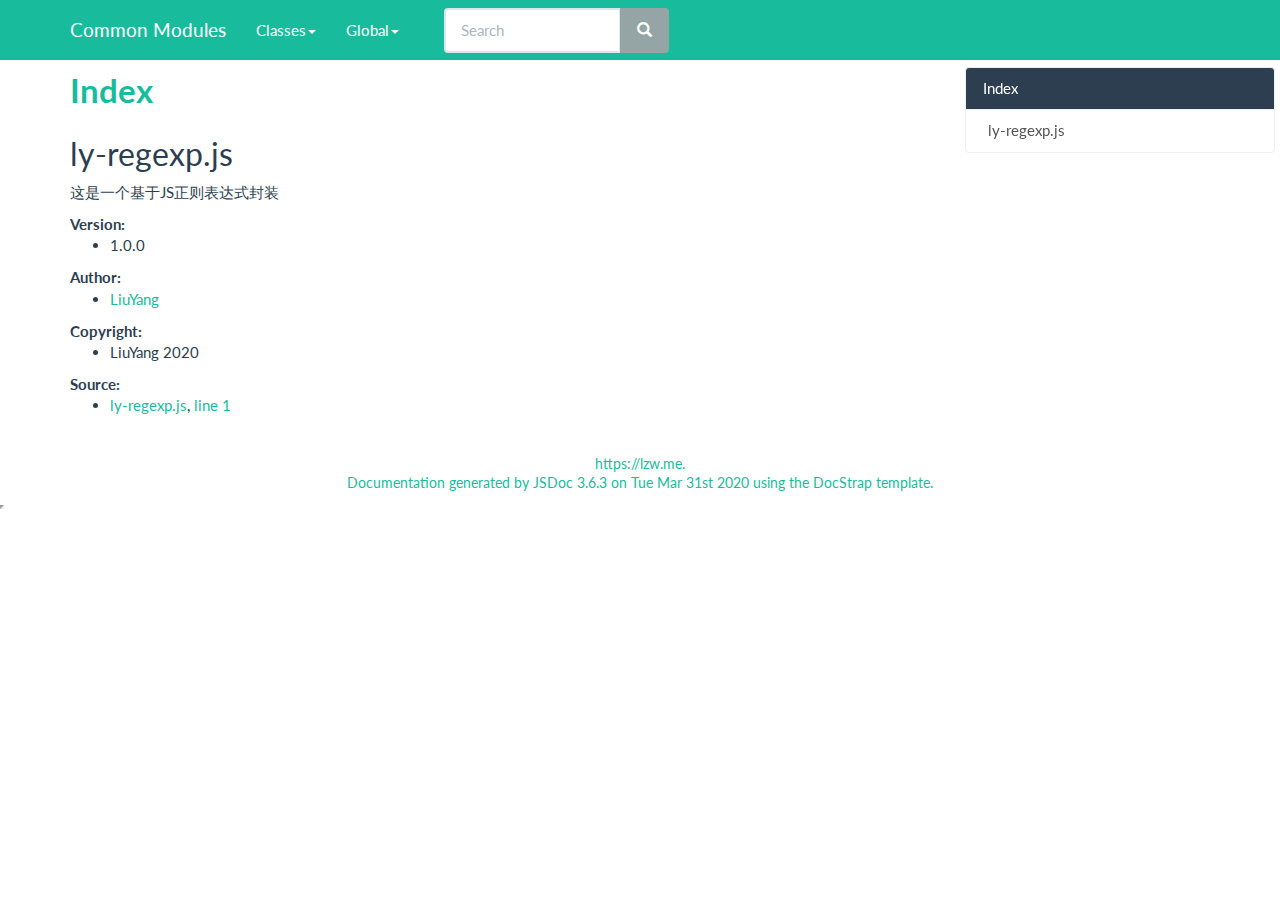
<file: ly-tool/docs/index.html>
<!DOCTYPE html>

<html lang="en">
<head>
	<meta charset="utf-8">
	<meta name="viewport" content="width=device-width">
	<title>Common Modules Index</title>

	<!--[if lt IE 9]>
	<script src="//html5shiv.googlecode.com/svn/trunk/html5.js"></script>
	<![endif]-->
	<link type="text/css" rel="stylesheet" href="styles/sunlight.default.css">

	<link type="text/css" rel="stylesheet" href="styles/site.flatly.css">

</head>

<body>

<div class="navbar navbar-default navbar-fixed-top navbar-inverse">
<div class="container">
	<div class="navbar-header">
		<a class="navbar-brand" href="index.html">Common Modules</a>
		<button class="navbar-toggle" type="button" data-toggle="collapse" data-target="#topNavigation">
			<span class="icon-bar"></span>
			<span class="icon-bar"></span>
			<span class="icon-bar"></span>
        </button>
	</div>
	<div class="navbar-collapse collapse" id="topNavigation">
		<ul class="nav navbar-nav">
			
			<li class="dropdown">
				<a href="classes.list.html" class="dropdown-toggle" data-toggle="dropdown">Classes<b class="caret"></b></a>
				<ul class="dropdown-menu ">
					<li><a href="Reg.html">Reg</a></li>
				</ul>
			</li>
			
			<li class="dropdown">
				<a href="global.html" class="dropdown-toggle" data-toggle="dropdown">Global<b class="caret"></b></a>
				<ul class="dropdown-menu ">
					<li><a href="global.html#regexpList">regexpList</a></li>
				</ul>
			</li>
			
		</ul>
        
            <div class="col-sm-3 col-md-3">
                <form class="navbar-form" role="search">
                    <div class="input-group">
                        <input type="text" class="form-control" placeholder="Search" name="q" id="search-input">
                        <div class="input-group-btn">
                            <button class="btn btn-default" id="search-submit"><i class="glyphicon glyphicon-search"></i></button>
                        </div>
                    </div>
                </form>
            </div>
        
	</div>

</div>
</div>


<div class="container" id="toc-content">
<div class="row">

	
	<div class="col-md-8">
	
		<div id="main">
			

	
	











	
	











	<h1 class="page-title">Index</h1>
<section>

<header>
    
        <h2>
        ly-regexp.js
        </h2>
        
    
</header>


<article>
    <div class="container-overview">
    
        
            <div class="description"><p>这是一个基于JS正则表达式封装</p></div>
        

        
<dl class="details">
    

	
	<dt class="tag-version method-doc-label method-doc-details-label">Version:</dt>
	<dd class="tag-version">
		<ul class="dummy">
			<li>1.0.0</li>
		</ul>
	</dd>
	

	

	

    

    

    

    

	

	
	<dt class="tag-author method-doc-label method-doc-details-label">Author:</dt>
	<dd class="tag-author">
		<ul>
			<li><a href="mailto:984584014@qq.com">LiuYang</a></li>
			</ul>
	</dd>
	

	
	<dt class="tag-copyright method-doc-label method-doc-details-label">Copyright:</dt>
	<dd class="tag-copyright">
		<ul class="dummy">
			<li>LiuYang 2020</li>
		</ul>
	</dd>
	

	

	



	
	<dt class="tag-source method-doc-label method-doc-details-label">Source:</dt>
	<dd class="tag-source">
		<ul class="dummy">
			<li>
				<a href="ly-regexp.js.html">ly-regexp.js</a>,
				 <a href="ly-regexp.js.html#sunlight-1-line-1">line 1</a>
			</li>
		</ul>
	</dd>
	

	

	

	
</dl>


        
    
    </div>

    

    

    

    

    

    

    

    

    
</article>

</section>




		</div>
	</div>

	<div class="clearfix"></div>

	
		<div class="col-md-3">
			<div id="toc" class="col-md-3 hidden-xs hidden-sm hidden-md"></div>
		</div>
	

</div>
</div>


    <div class="modal fade" id="searchResults">
      <div class="modal-dialog">
        <div class="modal-content">
          <div class="modal-header">
            <button type="button" class="close" data-dismiss="modal" aria-label="Close"><span aria-hidden="true">&times;</span></button>
            <h4 class="modal-title">Search results</h4>
          </div>
          <div class="modal-body"></div>
          <div class="modal-footer">
            <button type="button" class="btn btn-default" data-dismiss="modal">Close</button>
          </div>
        </div><!-- /.modal-content -->
      </div><!-- /.modal-dialog -->
    </div>


<footer>


	<span class="copyright">
	https://lzw.me.
	</span>

<span class="jsdoc-message">
	Documentation generated by <a href="https://github.com/jsdoc3/jsdoc">JSDoc 3.6.3</a>
	
		on Tue Mar 31st 2020
	
	using the <a href="https://github.com/docstrap/docstrap">DocStrap template</a>.
</span>
</footer>

<script src="scripts/docstrap.lib.js"></script>
<script src="scripts/toc.js"></script>

    <script type="text/javascript" src="scripts/fulltext-search-ui.js"></script>


<script>
$( function () {
	$( "[id*='$']" ).each( function () {
		var $this = $( this );

		$this.attr( "id", $this.attr( "id" ).replace( "$", "__" ) );
	} );

	$( ".tutorial-section pre, .readme-section pre, pre.prettyprint.source" ).each( function () {
		var $this = $( this );

		var example = $this.find( "code" );
		exampleText = example.html();
		var lang = /{@lang (.*?)}/.exec( exampleText );
		if ( lang && lang[1] ) {
			exampleText = exampleText.replace( lang[0], "" );
			example.html( exampleText );
			lang = lang[1];
		} else {
			var langClassMatch = example.parent()[0].className.match(/lang\-(\S+)/);
			lang = langClassMatch ? langClassMatch[1] : "javascript";
		}

		if ( lang ) {

			$this
			.addClass( "sunlight-highlight-" + lang )
			.addClass( "linenums" )
			.html( example.html() );

		}
	} );

	Sunlight.highlightAll( {
		lineNumbers : true,
		showMenu : true,
		enableDoclinks : true
	} );

	$.catchAnchorLinks( {
        navbarOffset: 10
	} );
	$( "#toc" ).toc( {
		anchorName  : function ( i, heading, prefix ) {
			return $( heading ).attr( "id" ) || ( prefix + i );
		},
		selectors   : "#toc-content h1,#toc-content h2,#toc-content h3,#toc-content h4",
		showAndHide : false,
		smoothScrolling: true
	} );

	$( "#main span[id^='toc']" ).addClass( "toc-shim" );
	$( '.dropdown-toggle' ).dropdown();

    $( "table" ).each( function () {
      var $this = $( this );
      $this.addClass('table');
    } );

} );
</script>



<!--Navigation and Symbol Display-->


<!--Google Analytics-->



    <script type="text/javascript">
        $(document).ready(function() {
            SearcherDisplay.init();
        });
    </script>


</body>
</html>
</file>
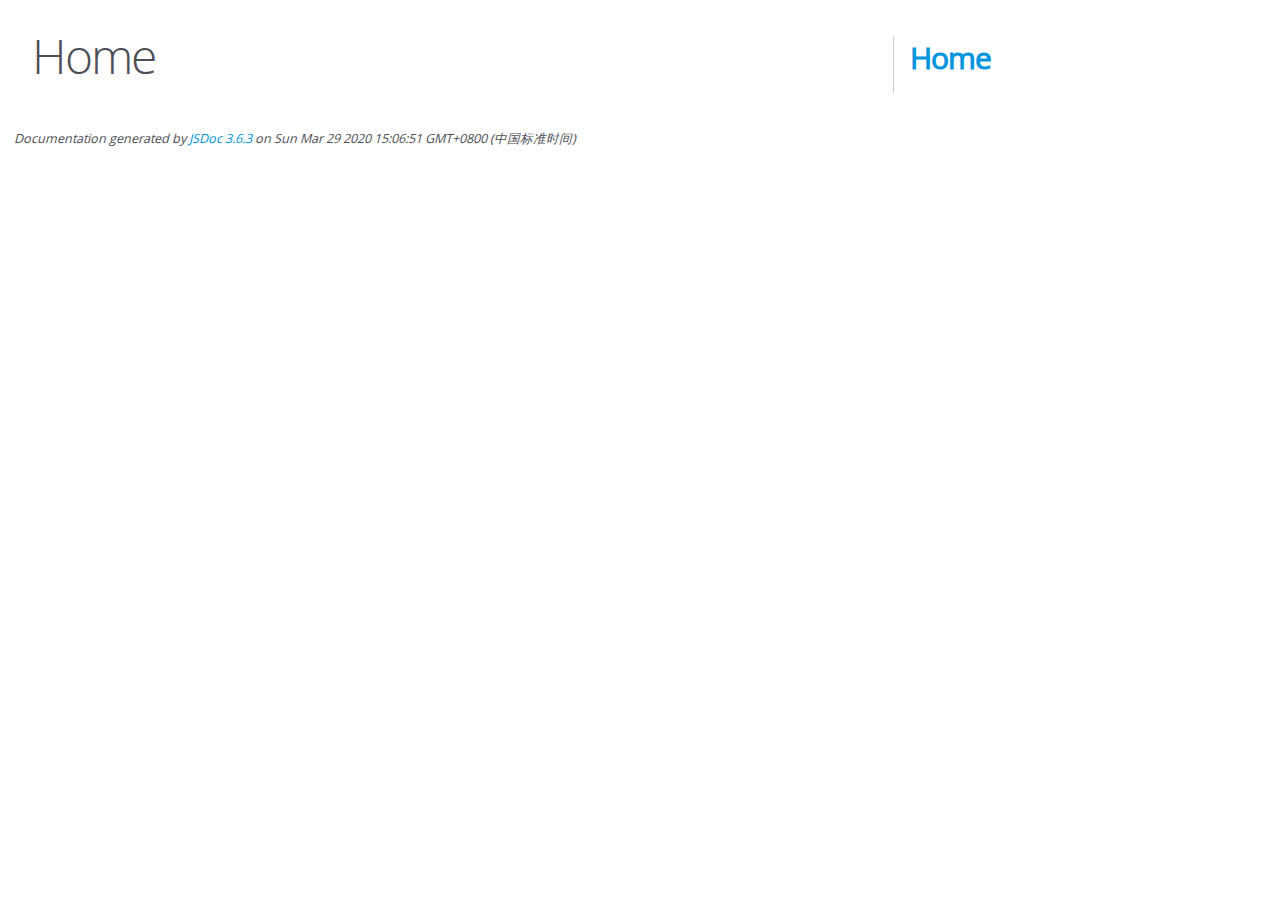
<file: ly-tool/out/index.html>
<!DOCTYPE html>
<html lang="en">
<head>
    <meta charset="utf-8">
    <title>JSDoc: Home</title>

    <script src="scripts/prettify/prettify.js"> </script>
    <script src="scripts/prettify/lang-css.js"> </script>
    <!--[if lt IE 9]>
      <script src="//html5shiv.googlecode.com/svn/trunk/html5.js"></script>
    <![endif]-->
    <link type="text/css" rel="stylesheet" href="styles/prettify-tomorrow.css">
    <link type="text/css" rel="stylesheet" href="styles/jsdoc-default.css">
</head>

<body>

<div id="main">

    <h1 class="page-title">Home</h1>

    



    


    <h3> </h3>










    









</div>

<nav>
    <h2><a href="index.html">Home</a></h2>
</nav>

<br class="clear">

<footer>
    Documentation generated by <a href="https://github.com/jsdoc/jsdoc">JSDoc 3.6.3</a> on Sun Mar 29 2020 15:06:51 GMT+0800 (中国标准时间)
</footer>

<script> prettyPrint(); </script>
<script src="scripts/linenumber.js"> </script>
</body>
</html>
</file>
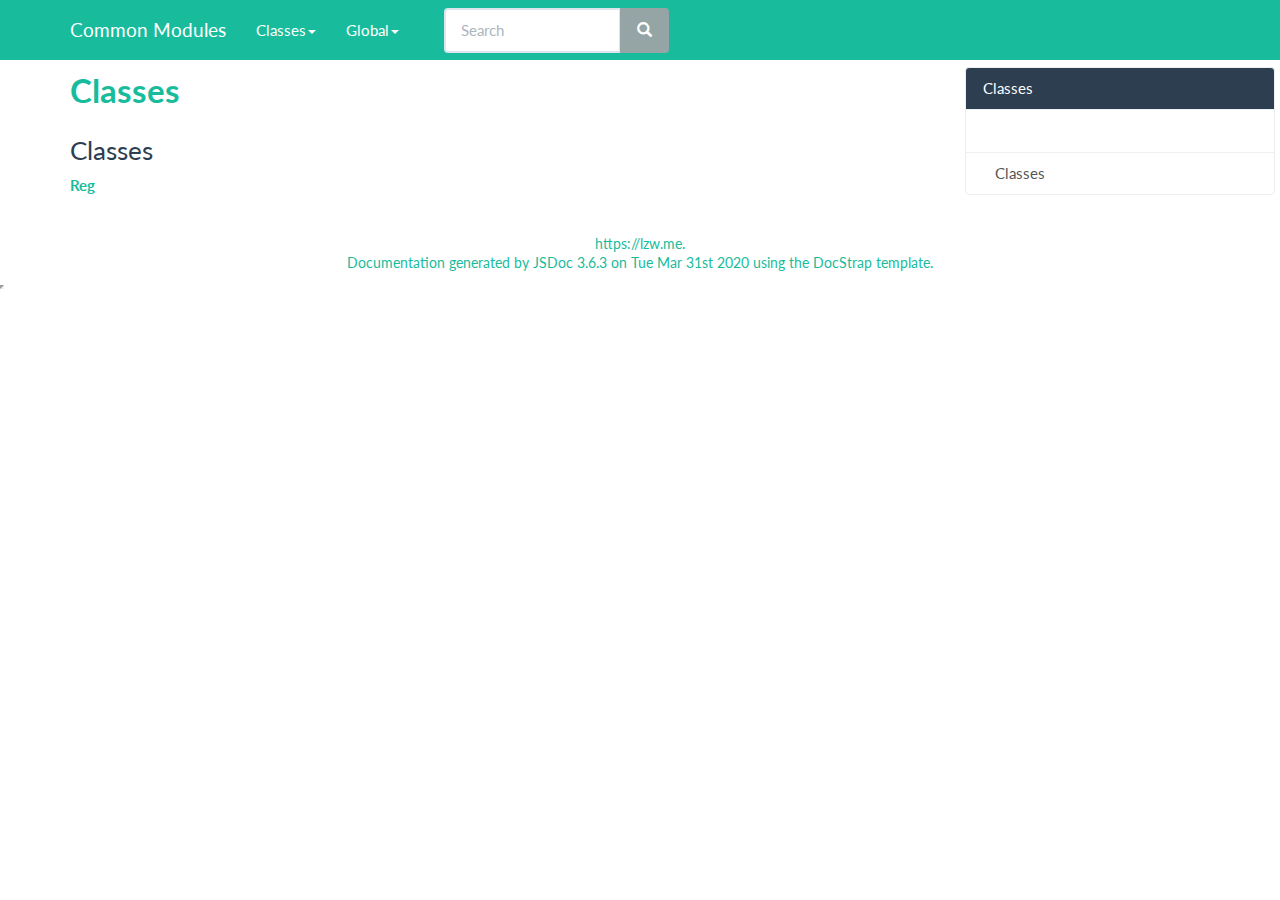
<file: ly-tool/docs/classes.list.html>
<!DOCTYPE html>

<html lang="en">
<head>
	<meta charset="utf-8">
	<meta name="viewport" content="width=device-width">
	<title>Common Modules Classes</title>

	<!--[if lt IE 9]>
	<script src="//html5shiv.googlecode.com/svn/trunk/html5.js"></script>
	<![endif]-->
	<link type="text/css" rel="stylesheet" href="styles/sunlight.default.css">

	<link type="text/css" rel="stylesheet" href="styles/site.flatly.css">

</head>

<body>

<div class="navbar navbar-default navbar-fixed-top navbar-inverse">
<div class="container">
	<div class="navbar-header">
		<a class="navbar-brand" href="index.html">Common Modules</a>
		<button class="navbar-toggle" type="button" data-toggle="collapse" data-target="#topNavigation">
			<span class="icon-bar"></span>
			<span class="icon-bar"></span>
			<span class="icon-bar"></span>
        </button>
	</div>
	<div class="navbar-collapse collapse" id="topNavigation">
		<ul class="nav navbar-nav">
			
			<li class="dropdown">
				<a href="classes.list.html" class="dropdown-toggle" data-toggle="dropdown">Classes<b class="caret"></b></a>
				<ul class="dropdown-menu ">
					<li><a href="Reg.html">Reg</a></li>
				</ul>
			</li>
			
			<li class="dropdown">
				<a href="global.html" class="dropdown-toggle" data-toggle="dropdown">Global<b class="caret"></b></a>
				<ul class="dropdown-menu ">
					<li><a href="global.html#regexpList">regexpList</a></li>
				</ul>
			</li>
			
		</ul>
        
            <div class="col-sm-3 col-md-3">
                <form class="navbar-form" role="search">
                    <div class="input-group">
                        <input type="text" class="form-control" placeholder="Search" name="q" id="search-input">
                        <div class="input-group-btn">
                            <button class="btn btn-default" id="search-submit"><i class="glyphicon glyphicon-search"></i></button>
                        </div>
                    </div>
                </form>
            </div>
        
	</div>

</div>
</div>


<div class="container" id="toc-content">
<div class="row">

	
	<div class="col-md-8">
	
		<div id="main">
			

	<h1 class="page-title">Classes</h1>
<section>

<header>
    
        <h2>
        
        </h2>
        
    
</header>


<article>
    <div class="container-overview">
    
        

        
<dl class="details">
    

	

	

	

    

    

    

    

	

	

	

	

	



	

	

	

	
</dl>


        
    
    </div>

    

    

    
        <h3 class="subsection-title">Classes</h3>

        <dl>
            <dt><a href="Reg.html">Reg</a></dt>
            <dd></dd>
        </dl>
    

    

    

    

    

    

    
</article>

</section>




		</div>
	</div>

	<div class="clearfix"></div>

	
		<div class="col-md-3">
			<div id="toc" class="col-md-3 hidden-xs hidden-sm hidden-md"></div>
		</div>
	

</div>
</div>


    <div class="modal fade" id="searchResults">
      <div class="modal-dialog">
        <div class="modal-content">
          <div class="modal-header">
            <button type="button" class="close" data-dismiss="modal" aria-label="Close"><span aria-hidden="true">&times;</span></button>
            <h4 class="modal-title">Search results</h4>
          </div>
          <div class="modal-body"></div>
          <div class="modal-footer">
            <button type="button" class="btn btn-default" data-dismiss="modal">Close</button>
          </div>
        </div><!-- /.modal-content -->
      </div><!-- /.modal-dialog -->
    </div>


<footer>


	<span class="copyright">
	https://lzw.me.
	</span>

<span class="jsdoc-message">
	Documentation generated by <a href="https://github.com/jsdoc3/jsdoc">JSDoc 3.6.3</a>
	
		on Tue Mar 31st 2020
	
	using the <a href="https://github.com/docstrap/docstrap">DocStrap template</a>.
</span>
</footer>

<script src="scripts/docstrap.lib.js"></script>
<script src="scripts/toc.js"></script>

    <script type="text/javascript" src="scripts/fulltext-search-ui.js"></script>


<script>
$( function () {
	$( "[id*='$']" ).each( function () {
		var $this = $( this );

		$this.attr( "id", $this.attr( "id" ).replace( "$", "__" ) );
	} );

	$( ".tutorial-section pre, .readme-section pre, pre.prettyprint.source" ).each( function () {
		var $this = $( this );

		var example = $this.find( "code" );
		exampleText = example.html();
		var lang = /{@lang (.*?)}/.exec( exampleText );
		if ( lang && lang[1] ) {
			exampleText = exampleText.replace( lang[0], "" );
			example.html( exampleText );
			lang = lang[1];
		} else {
			var langClassMatch = example.parent()[0].className.match(/lang\-(\S+)/);
			lang = langClassMatch ? langClassMatch[1] : "javascript";
		}

		if ( lang ) {

			$this
			.addClass( "sunlight-highlight-" + lang )
			.addClass( "linenums" )
			.html( example.html() );

		}
	} );

	Sunlight.highlightAll( {
		lineNumbers : true,
		showMenu : true,
		enableDoclinks : true
	} );

	$.catchAnchorLinks( {
        navbarOffset: 10
	} );
	$( "#toc" ).toc( {
		anchorName  : function ( i, heading, prefix ) {
			return $( heading ).attr( "id" ) || ( prefix + i );
		},
		selectors   : "#toc-content h1,#toc-content h2,#toc-content h3,#toc-content h4",
		showAndHide : false,
		smoothScrolling: true
	} );

	$( "#main span[id^='toc']" ).addClass( "toc-shim" );
	$( '.dropdown-toggle' ).dropdown();

    $( "table" ).each( function () {
      var $this = $( this );
      $this.addClass('table');
    } );

} );
</script>



<!--Navigation and Symbol Display-->


<!--Google Analytics-->



    <script type="text/javascript">
        $(document).ready(function() {
            SearcherDisplay.init();
        });
    </script>


</body>
</html>
</file>
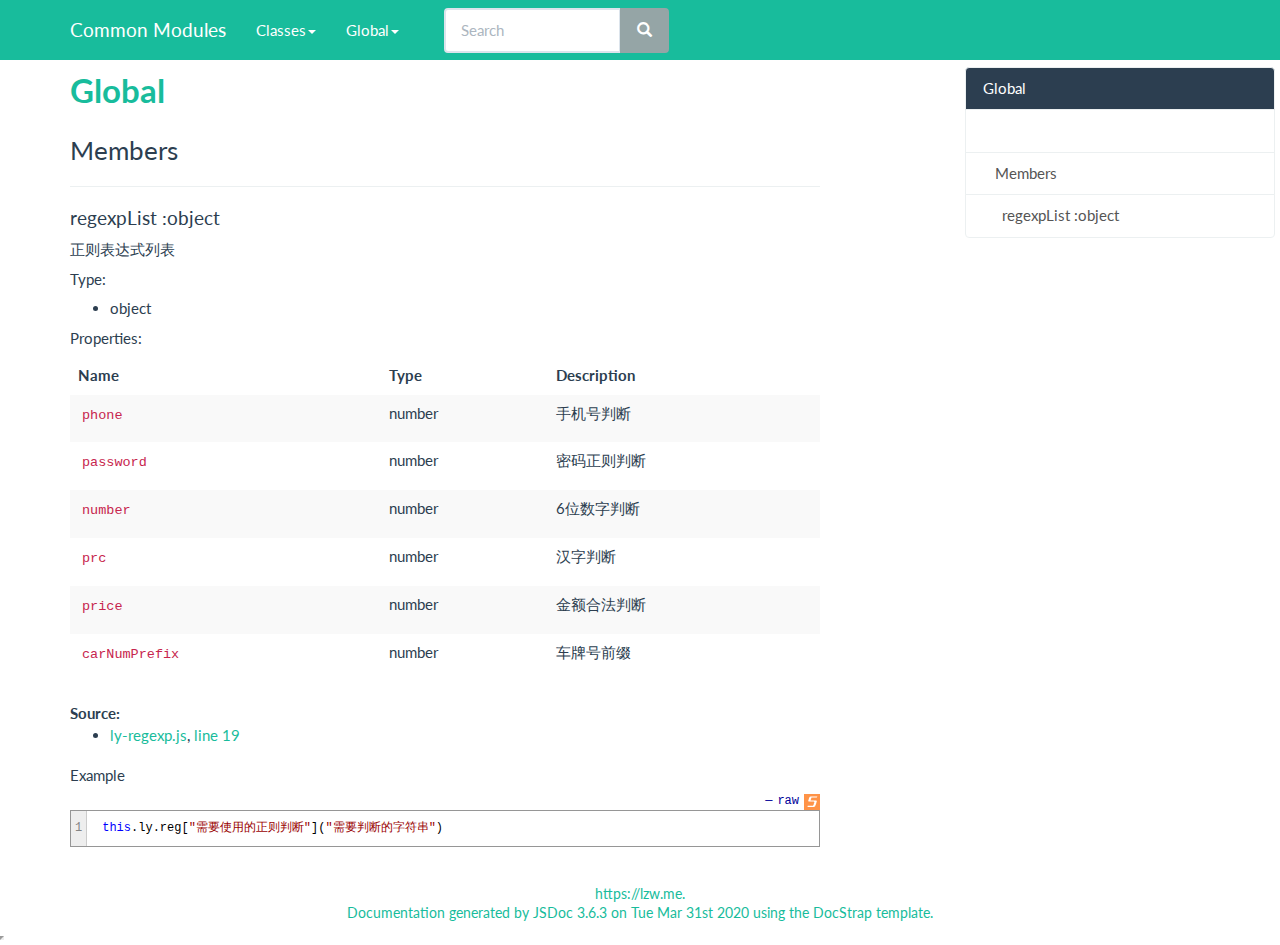
<file: ly-tool/docs/global.html>
<!DOCTYPE html>

<html lang="en">
<head>
	<meta charset="utf-8">
	<meta name="viewport" content="width=device-width">
	<title>Common Modules Global</title>

	<!--[if lt IE 9]>
	<script src="//html5shiv.googlecode.com/svn/trunk/html5.js"></script>
	<![endif]-->
	<link type="text/css" rel="stylesheet" href="styles/sunlight.default.css">

	<link type="text/css" rel="stylesheet" href="styles/site.flatly.css">

</head>

<body>

<div class="navbar navbar-default navbar-fixed-top navbar-inverse">
<div class="container">
	<div class="navbar-header">
		<a class="navbar-brand" href="index.html">Common Modules</a>
		<button class="navbar-toggle" type="button" data-toggle="collapse" data-target="#topNavigation">
			<span class="icon-bar"></span>
			<span class="icon-bar"></span>
			<span class="icon-bar"></span>
        </button>
	</div>
	<div class="navbar-collapse collapse" id="topNavigation">
		<ul class="nav navbar-nav">
			
			<li class="dropdown">
				<a href="classes.list.html" class="dropdown-toggle" data-toggle="dropdown">Classes<b class="caret"></b></a>
				<ul class="dropdown-menu ">
					<li><a href="Reg.html">Reg</a></li>
				</ul>
			</li>
			
			<li class="dropdown">
				<a href="global.html" class="dropdown-toggle" data-toggle="dropdown">Global<b class="caret"></b></a>
				<ul class="dropdown-menu ">
					<li><a href="global.html#regexpList">regexpList</a></li>
				</ul>
			</li>
			
		</ul>
        
            <div class="col-sm-3 col-md-3">
                <form class="navbar-form" role="search">
                    <div class="input-group">
                        <input type="text" class="form-control" placeholder="Search" name="q" id="search-input">
                        <div class="input-group-btn">
                            <button class="btn btn-default" id="search-submit"><i class="glyphicon glyphicon-search"></i></button>
                        </div>
                    </div>
                </form>
            </div>
        
	</div>

</div>
</div>


<div class="container" id="toc-content">
<div class="row">

	
	<div class="col-md-8">
	
		<div id="main">
			

	<h1 class="page-title">Global</h1>
<section>

<header>
    
        <h2>
        
        </h2>
        
    
</header>


<article>
    <div class="container-overview">
    
        

        
<dl class="details">
    

	

	

	

    

    

    

    

	

	

	

	

	



	

	

	

	
</dl>


        
    
    </div>

    

    

    

    

    

    
        <h3 class="subsection-title">Members</h3>

        <dl>
            
<hr>
<dt class="name" id="regexpList">
    <h4 id="regexpList"><span class="type-signature"></span>regexpList<span class="type-signature"> :object</span></h4>

    
</dt>
<dd>
    
    <div class="description">
        <p>正则表达式列表</p>
    </div>
    

    
        <h5>Type:</h5>
        <ul>
            <li>
                
<span class="param-type">object</span>



            </li>
        </ul>
    

    
<dl class="details">
    

    <h5 class="subsection-title">Properties:</h5>

    <dl>

<table class="props table table-striped">
    <thead>
    <tr>
        
        <th>Name</th>
        

        <th>Type</th>

        

        

        <th class="last">Description</th>
    </tr>
    </thead>

    <tbody>
    

        <tr>
            
                <td class="name"><code>phone</code></td>
            

            <td class="type">
            
                
<span class="param-type">number</span>



            
            </td>

            

            

            <td class="description last"><p>手机号判断</p></td>
        </tr>

    

        <tr>
            
                <td class="name"><code>password</code></td>
            

            <td class="type">
            
                
<span class="param-type">number</span>



            
            </td>

            

            

            <td class="description last"><p>密码正则判断</p></td>
        </tr>

    

        <tr>
            
                <td class="name"><code>number</code></td>
            

            <td class="type">
            
                
<span class="param-type">number</span>



            
            </td>

            

            

            <td class="description last"><p>6位数字判断</p></td>
        </tr>

    

        <tr>
            
                <td class="name"><code>prc</code></td>
            

            <td class="type">
            
                
<span class="param-type">number</span>



            
            </td>

            

            

            <td class="description last"><p>汉字判断</p></td>
        </tr>

    

        <tr>
            
                <td class="name"><code>price</code></td>
            

            <td class="type">
            
                
<span class="param-type">number</span>



            
            </td>

            

            

            <td class="description last"><p>金额合法判断</p></td>
        </tr>

    

        <tr>
            
                <td class="name"><code>carNumPrefix</code></td>
            

            <td class="type">
            
                
<span class="param-type">number</span>



            
            </td>

            

            

            <td class="description last"><p>车牌号前缀</p></td>
        </tr>

    
    </tbody>
</table>
</dl>

    

	

	

	

    

    

    

    

	

	

	

	

	



	
	<dt class="tag-source method-doc-label method-doc-details-label">Source:</dt>
	<dd class="tag-source">
		<ul class="dummy">
			<li>
				<a href="ly-regexp.js.html">ly-regexp.js</a>,
				 <a href="ly-regexp.js.html#sunlight-1-line-19">line 19</a>
			</li>
		</ul>
	</dd>
	

	

	

	
</dl>


    
        <h5>Example</h5>
        
    <pre class="sunlight-highlight-javascript">this.ly.reg[&quot;需要使用的正则判断&quot;](&quot;需要判断的字符串&quot;)</pre>


    
</dd>

        </dl>
    

    

    

    
</article>

</section>




		</div>
	</div>

	<div class="clearfix"></div>

	
		<div class="col-md-3">
			<div id="toc" class="col-md-3 hidden-xs hidden-sm hidden-md"></div>
		</div>
	

</div>
</div>


    <div class="modal fade" id="searchResults">
      <div class="modal-dialog">
        <div class="modal-content">
          <div class="modal-header">
            <button type="button" class="close" data-dismiss="modal" aria-label="Close"><span aria-hidden="true">&times;</span></button>
            <h4 class="modal-title">Search results</h4>
          </div>
          <div class="modal-body"></div>
          <div class="modal-footer">
            <button type="button" class="btn btn-default" data-dismiss="modal">Close</button>
          </div>
        </div><!-- /.modal-content -->
      </div><!-- /.modal-dialog -->
    </div>


<footer>


	<span class="copyright">
	https://lzw.me.
	</span>

<span class="jsdoc-message">
	Documentation generated by <a href="https://github.com/jsdoc3/jsdoc">JSDoc 3.6.3</a>
	
		on Tue Mar 31st 2020
	
	using the <a href="https://github.com/docstrap/docstrap">DocStrap template</a>.
</span>
</footer>

<script src="scripts/docstrap.lib.js"></script>
<script src="scripts/toc.js"></script>

    <script type="text/javascript" src="scripts/fulltext-search-ui.js"></script>


<script>
$( function () {
	$( "[id*='$']" ).each( function () {
		var $this = $( this );

		$this.attr( "id", $this.attr( "id" ).replace( "$", "__" ) );
	} );

	$( ".tutorial-section pre, .readme-section pre, pre.prettyprint.source" ).each( function () {
		var $this = $( this );

		var example = $this.find( "code" );
		exampleText = example.html();
		var lang = /{@lang (.*?)}/.exec( exampleText );
		if ( lang && lang[1] ) {
			exampleText = exampleText.replace( lang[0], "" );
			example.html( exampleText );
			lang = lang[1];
		} else {
			var langClassMatch = example.parent()[0].className.match(/lang\-(\S+)/);
			lang = langClassMatch ? langClassMatch[1] : "javascript";
		}

		if ( lang ) {

			$this
			.addClass( "sunlight-highlight-" + lang )
			.addClass( "linenums" )
			.html( example.html() );

		}
	} );

	Sunlight.highlightAll( {
		lineNumbers : true,
		showMenu : true,
		enableDoclinks : true
	} );

	$.catchAnchorLinks( {
        navbarOffset: 10
	} );
	$( "#toc" ).toc( {
		anchorName  : function ( i, heading, prefix ) {
			return $( heading ).attr( "id" ) || ( prefix + i );
		},
		selectors   : "#toc-content h1,#toc-content h2,#toc-content h3,#toc-content h4",
		showAndHide : false,
		smoothScrolling: true
	} );

	$( "#main span[id^='toc']" ).addClass( "toc-shim" );
	$( '.dropdown-toggle' ).dropdown();

    $( "table" ).each( function () {
      var $this = $( this );
      $this.addClass('table');
    } );

} );
</script>



<!--Navigation and Symbol Display-->


<!--Google Analytics-->



    <script type="text/javascript">
        $(document).ready(function() {
            SearcherDisplay.init();
        });
    </script>


</body>
</html>
</file>
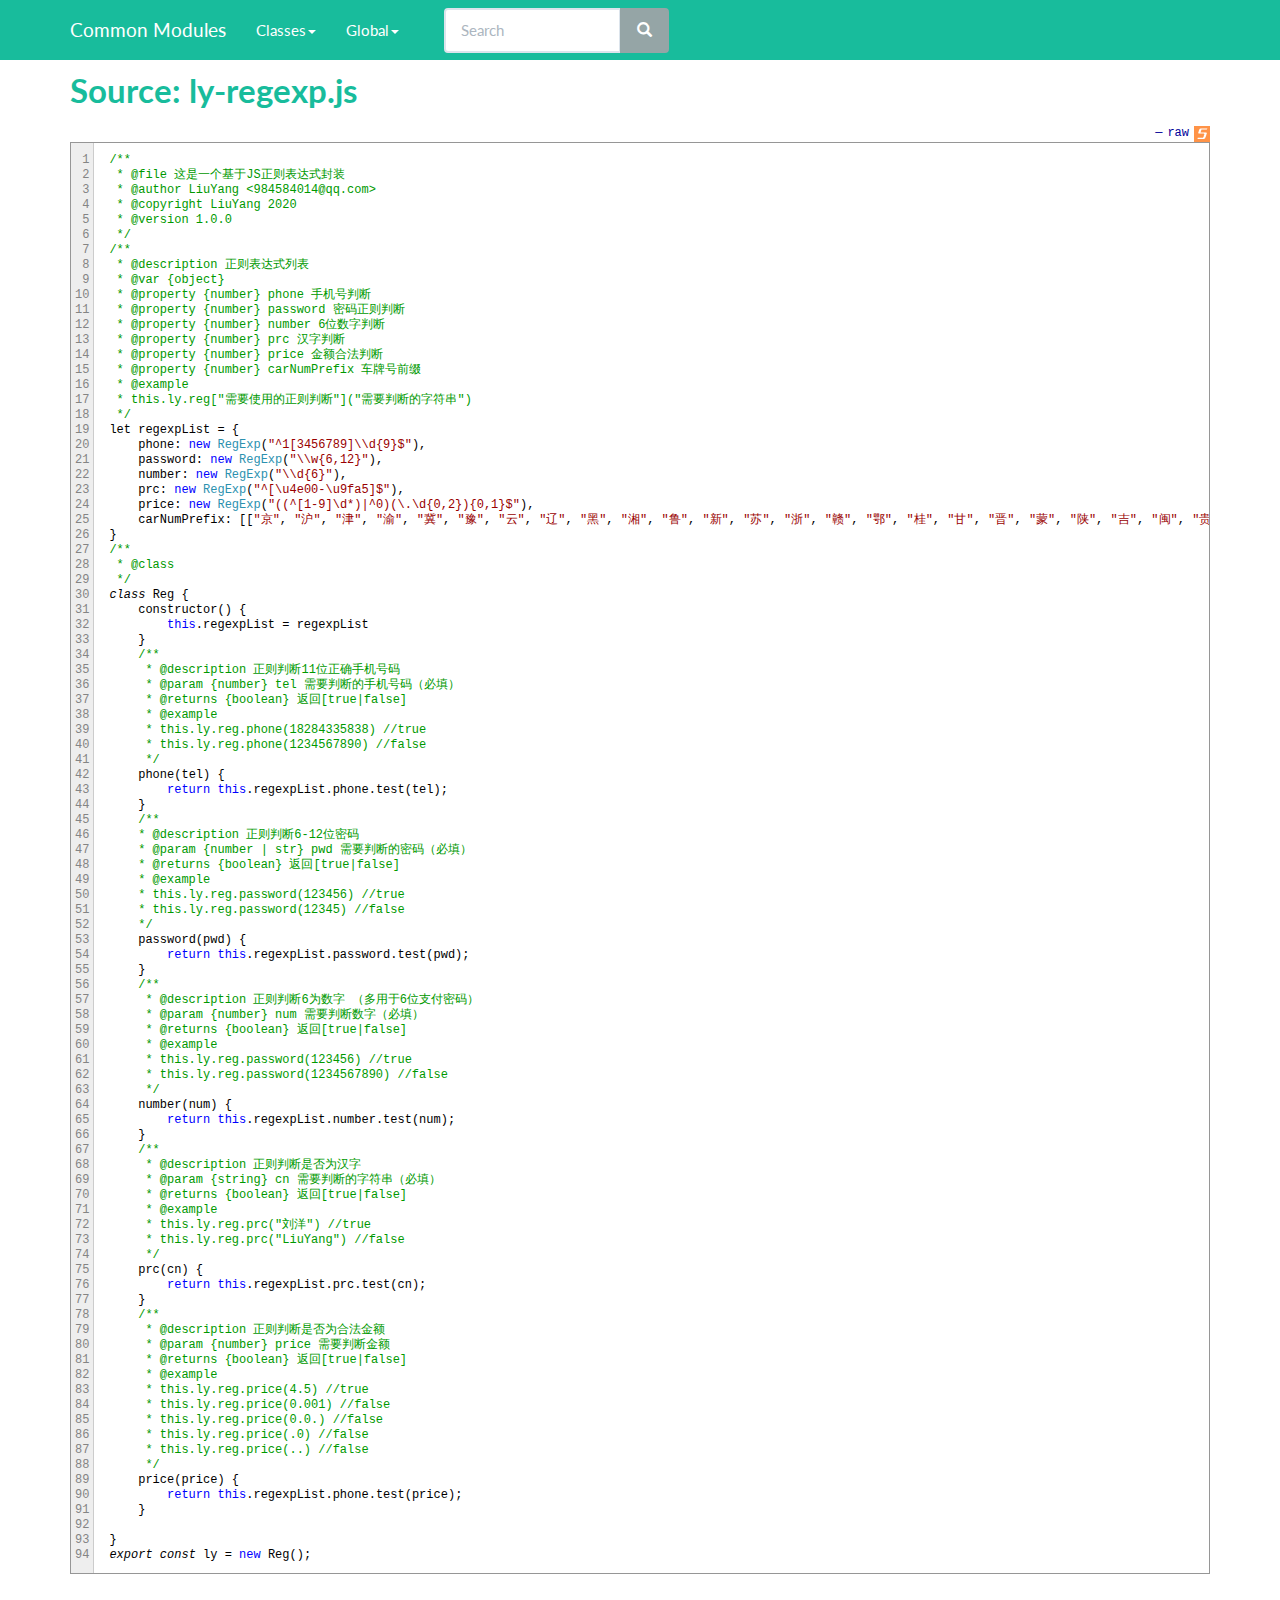
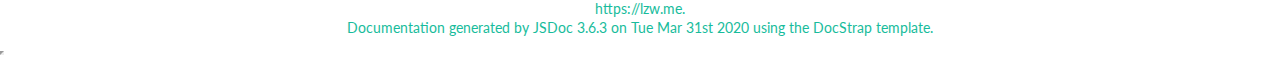
<file: ly-tool/docs/ly-regexp.js.html>
<!DOCTYPE html>

<html lang="en">
<head>
	<meta charset="utf-8">
	<meta name="viewport" content="width=device-width">
	<title>Common Modules Source: ly-regexp.js</title>

	<!--[if lt IE 9]>
	<script src="//html5shiv.googlecode.com/svn/trunk/html5.js"></script>
	<![endif]-->
	<link type="text/css" rel="stylesheet" href="styles/sunlight.default.css">

	<link type="text/css" rel="stylesheet" href="styles/site.flatly.css">

</head>

<body>

<div class="navbar navbar-default navbar-fixed-top navbar-inverse">
<div class="container">
	<div class="navbar-header">
		<a class="navbar-brand" href="index.html">Common Modules</a>
		<button class="navbar-toggle" type="button" data-toggle="collapse" data-target="#topNavigation">
			<span class="icon-bar"></span>
			<span class="icon-bar"></span>
			<span class="icon-bar"></span>
        </button>
	</div>
	<div class="navbar-collapse collapse" id="topNavigation">
		<ul class="nav navbar-nav">
			
			<li class="dropdown">
				<a href="classes.list.html" class="dropdown-toggle" data-toggle="dropdown">Classes<b class="caret"></b></a>
				<ul class="dropdown-menu ">
					<li><a href="Reg.html">Reg</a></li>
				</ul>
			</li>
			
			<li class="dropdown">
				<a href="global.html" class="dropdown-toggle" data-toggle="dropdown">Global<b class="caret"></b></a>
				<ul class="dropdown-menu ">
					<li><a href="global.html#regexpList">regexpList</a></li>
				</ul>
			</li>
			
		</ul>
        
            <div class="col-sm-3 col-md-3">
                <form class="navbar-form" role="search">
                    <div class="input-group">
                        <input type="text" class="form-control" placeholder="Search" name="q" id="search-input">
                        <div class="input-group-btn">
                            <button class="btn btn-default" id="search-submit"><i class="glyphicon glyphicon-search"></i></button>
                        </div>
                    </div>
                </form>
            </div>
        
	</div>

</div>
</div>


<div class="container" id="toc-content">
<div class="row">

	
	<div class="col-md-12">
	
		<div id="main">
			

		<h1 class="page-title">Source: ly-regexp.js</h1>
    
<section>
    <article>
        <pre
            class="sunlight-highlight-javascript linenums">/**
 * @file 这是一个基于JS正则表达式封装
 * @author LiuYang &lt;984584014@qq.com>
 * @copyright LiuYang 2020
 * @version 1.0.0
 */
/**
 * @description 正则表达式列表
 * @var {object}
 * @property {number} phone 手机号判断
 * @property {number} password 密码正则判断
 * @property {number} number 6位数字判断
 * @property {number} prc 汉字判断
 * @property {number} price 金额合法判断
 * @property {number} carNumPrefix 车牌号前缀
 * @example
 * this.ly.reg["需要使用的正则判断"]("需要判断的字符串")
 */
let regexpList = {
    phone: new RegExp("^1[3456789]\\d{9}$"),
    password: new RegExp("\\w{6,12}"),
    number: new RegExp("\\d{6}"),
    prc: new RegExp("^[\u4e00-\u9fa5]$"),
    price: new RegExp("((^[1-9]\d*)|^0)(\.\d{0,2}){0,1}$"),
    carNumPrefix: [["京", "沪", "津", "渝", "冀", "豫", "云", "辽", "黑", "湘", "鲁", "新", "苏", "浙", "赣", "鄂", "桂", "甘", "晋", "蒙", "陕", "吉", "闽", "贵", "粤", "川", "青", "藏", "琼", "宁"], ["A", "B", "C", "D", "E", "F", "G", "H", "I", "J", "K", "L", "M", "N", "O", "P", "Q", "R", "S", "T", "U", "V", "W", "X", "Y", "Z"]]
}
/**
 * @class
 */
class Reg {
    constructor() {
        this.regexpList = regexpList
    }
    /**
     * @description 正则判断11位正确手机号码
     * @param {number} tel 需要判断的手机号码（必填） 
     * @returns {boolean} 返回[true|false]
     * @example
     * this.ly.reg.phone(18284335838) //true
     * this.ly.reg.phone(1234567890) //false
     */
    phone(tel) {
        return this.regexpList.phone.test(tel);
    }
    /**
    * @description 正则判断6-12位密码
    * @param {number | str} pwd 需要判断的密码（必填） 
    * @returns {boolean} 返回[true|false]
    * @example
    * this.ly.reg.password(123456) //true
    * this.ly.reg.password(12345) //false
    */
    password(pwd) {
        return this.regexpList.password.test(pwd);
    }
    /**
     * @description 正则判断6为数字 （多用于6位支付密码）
     * @param {number} num 需要判断数字（必填） 
     * @returns {boolean} 返回[true|false]
     * @example
     * this.ly.reg.password(123456) //true
     * this.ly.reg.password(1234567890) //false
     */
    number(num) {
        return this.regexpList.number.test(num);
    }
    /**
     * @description 正则判断是否为汉字
     * @param {string} cn 需要判断的字符串（必填） 
     * @returns {boolean} 返回[true|false]
     * @example
     * this.ly.reg.prc("刘洋") //true
     * this.ly.reg.prc("LiuYang") //false
     */
    prc(cn) {
        return this.regexpList.prc.test(cn);
    }
    /**
     * @description 正则判断是否为合法金额
     * @param {number} price 需要判断金额
     * @returns {boolean} 返回[true|false]
     * @example
     * this.ly.reg.price(4.5) //true
     * this.ly.reg.price(0.001) //false
     * this.ly.reg.price(0.0.) //false
     * this.ly.reg.price(.0) //false
     * this.ly.reg.price(..) //false
     */
    price(price) {
        return this.regexpList.phone.test(price);
    }

}
export const ly = new Reg();</pre>
    </article>
</section>





		</div>
	</div>

	<div class="clearfix"></div>

	

</div>
</div>


    <div class="modal fade" id="searchResults">
      <div class="modal-dialog">
        <div class="modal-content">
          <div class="modal-header">
            <button type="button" class="close" data-dismiss="modal" aria-label="Close"><span aria-hidden="true">&times;</span></button>
            <h4 class="modal-title">Search results</h4>
          </div>
          <div class="modal-body"></div>
          <div class="modal-footer">
            <button type="button" class="btn btn-default" data-dismiss="modal">Close</button>
          </div>
        </div><!-- /.modal-content -->
      </div><!-- /.modal-dialog -->
    </div>


<footer>


	<span class="copyright">
	https://lzw.me.
	</span>

<span class="jsdoc-message">
	Documentation generated by <a href="https://github.com/jsdoc3/jsdoc">JSDoc 3.6.3</a>
	
		on Tue Mar 31st 2020
	
	using the <a href="https://github.com/docstrap/docstrap">DocStrap template</a>.
</span>
</footer>

<script src="scripts/docstrap.lib.js"></script>
<script src="scripts/toc.js"></script>

    <script type="text/javascript" src="scripts/fulltext-search-ui.js"></script>


<script>
$( function () {
	$( "[id*='$']" ).each( function () {
		var $this = $( this );

		$this.attr( "id", $this.attr( "id" ).replace( "$", "__" ) );
	} );

	$( ".tutorial-section pre, .readme-section pre, pre.prettyprint.source" ).each( function () {
		var $this = $( this );

		var example = $this.find( "code" );
		exampleText = example.html();
		var lang = /{@lang (.*?)}/.exec( exampleText );
		if ( lang && lang[1] ) {
			exampleText = exampleText.replace( lang[0], "" );
			example.html( exampleText );
			lang = lang[1];
		} else {
			var langClassMatch = example.parent()[0].className.match(/lang\-(\S+)/);
			lang = langClassMatch ? langClassMatch[1] : "javascript";
		}

		if ( lang ) {

			$this
			.addClass( "sunlight-highlight-" + lang )
			.addClass( "linenums" )
			.html( example.html() );

		}
	} );

	Sunlight.highlightAll( {
		lineNumbers : true,
		showMenu : true,
		enableDoclinks : true
	} );

	$.catchAnchorLinks( {
        navbarOffset: 10
	} );
	$( "#toc" ).toc( {
		anchorName  : function ( i, heading, prefix ) {
			return $( heading ).attr( "id" ) || ( prefix + i );
		},
		selectors   : "#toc-content h1,#toc-content h2,#toc-content h3,#toc-content h4",
		showAndHide : false,
		smoothScrolling: true
	} );

	$( "#main span[id^='toc']" ).addClass( "toc-shim" );
	$( '.dropdown-toggle' ).dropdown();

    $( "table" ).each( function () {
      var $this = $( this );
      $this.addClass('table');
    } );

} );
</script>



<!--Navigation and Symbol Display-->


<!--Google Analytics-->



    <script type="text/javascript">
        $(document).ready(function() {
            SearcherDisplay.init();
        });
    </script>


</body>
</html>
</file>
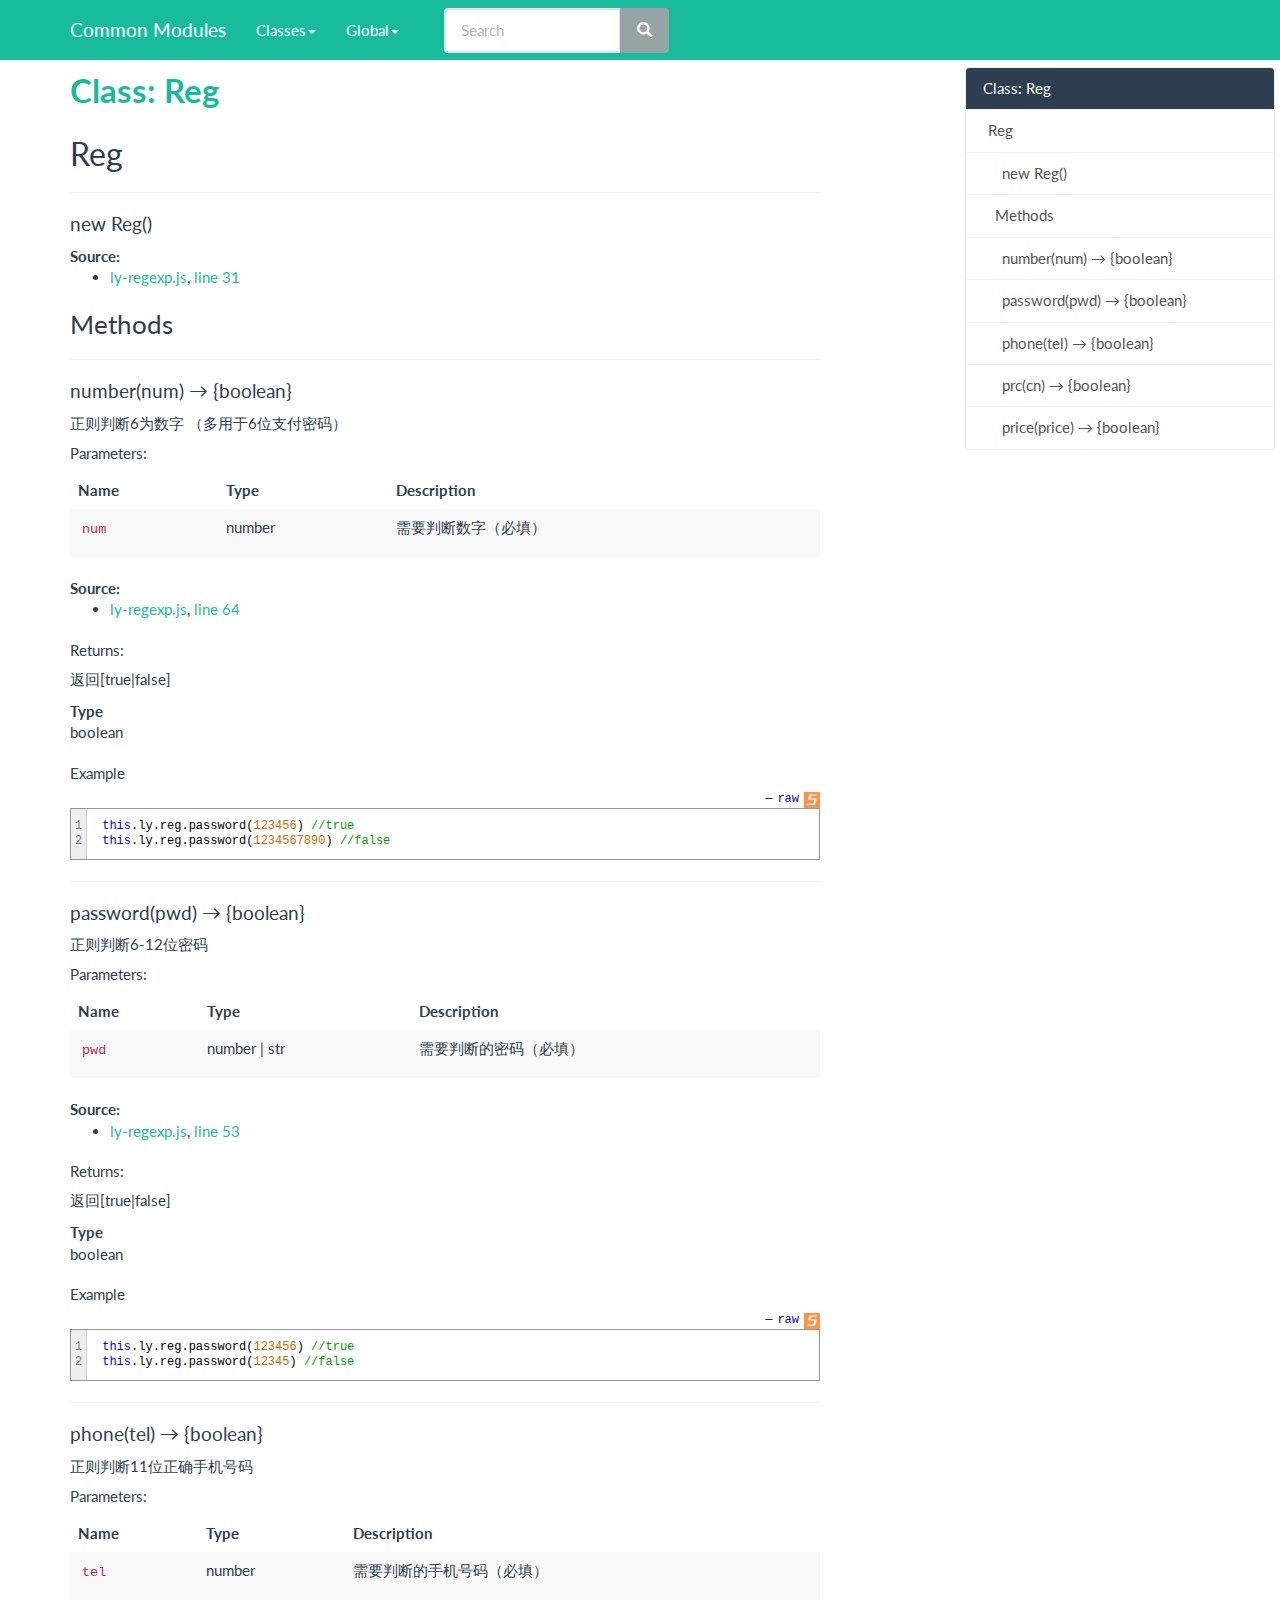
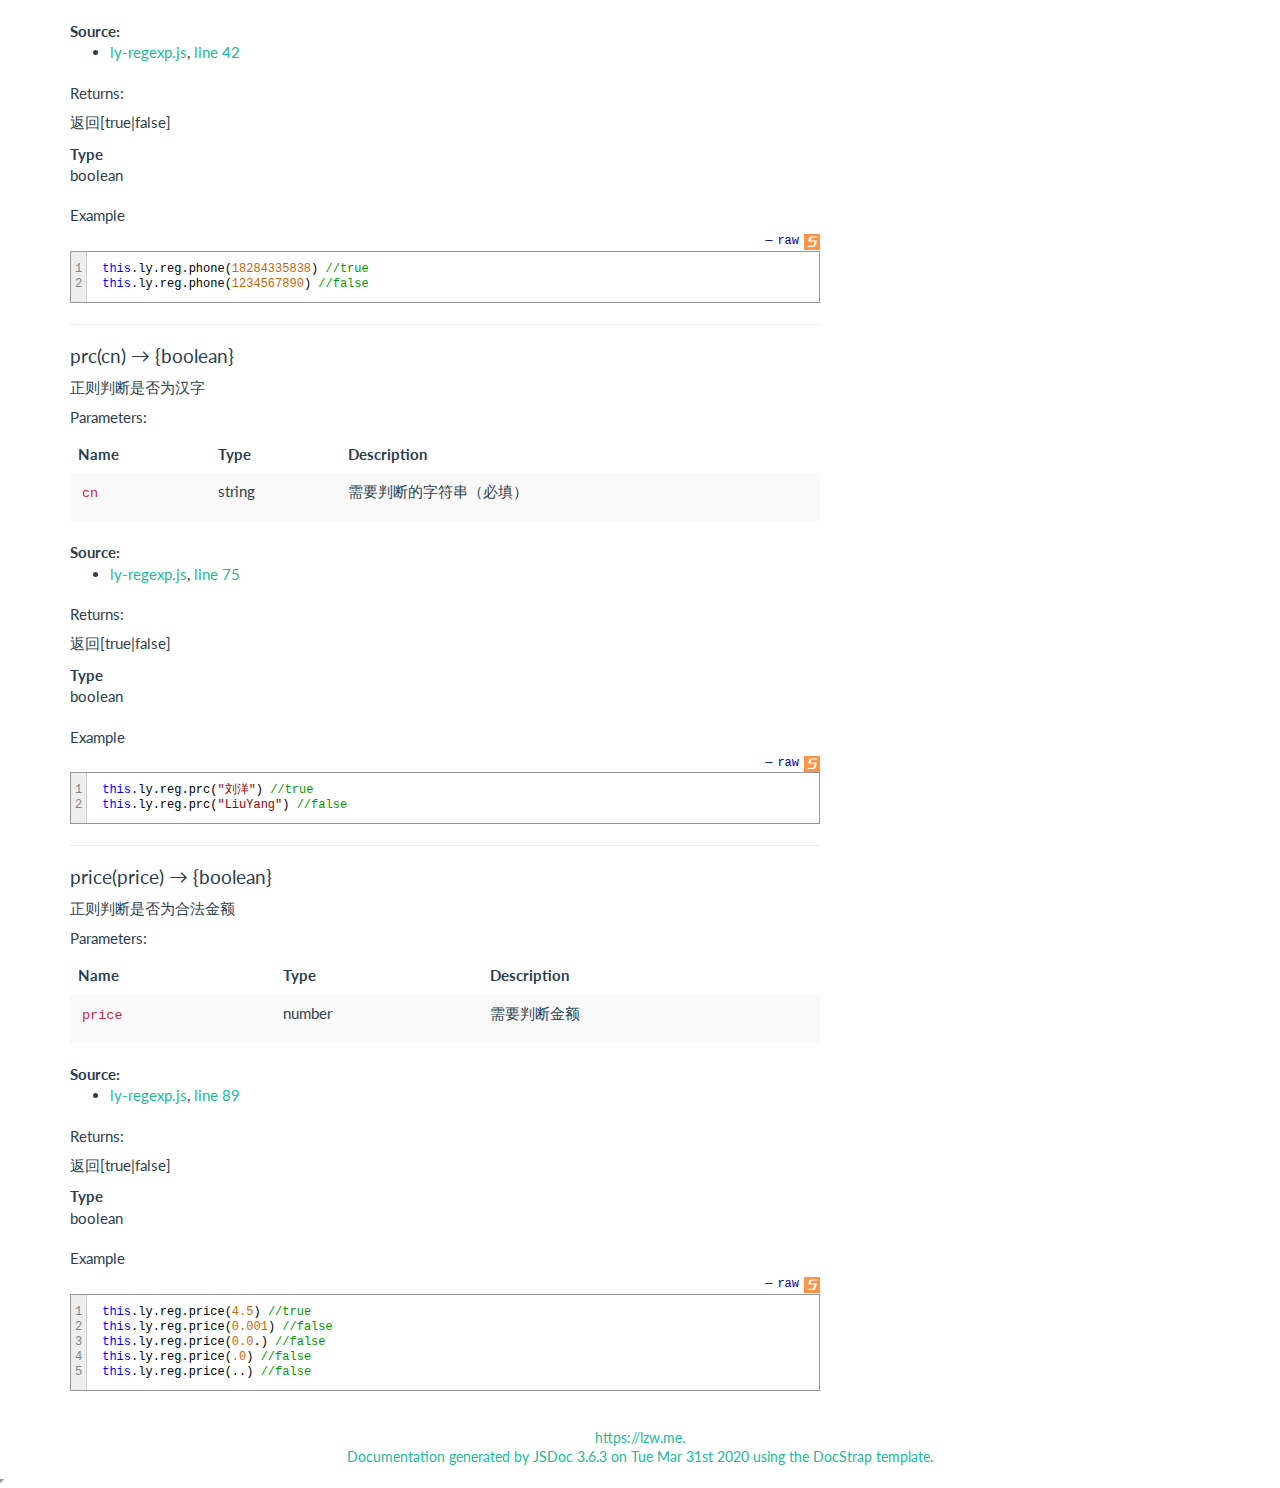
<file: ly-tool/docs/Reg.html>
<!DOCTYPE html>

<html lang="en">
<head>
	<meta charset="utf-8">
	<meta name="viewport" content="width=device-width">
	<title>Common Modules Class: Reg</title>

	<!--[if lt IE 9]>
	<script src="//html5shiv.googlecode.com/svn/trunk/html5.js"></script>
	<![endif]-->
	<link type="text/css" rel="stylesheet" href="styles/sunlight.default.css">

	<link type="text/css" rel="stylesheet" href="styles/site.flatly.css">

</head>

<body>

<div class="navbar navbar-default navbar-fixed-top navbar-inverse">
<div class="container">
	<div class="navbar-header">
		<a class="navbar-brand" href="index.html">Common Modules</a>
		<button class="navbar-toggle" type="button" data-toggle="collapse" data-target="#topNavigation">
			<span class="icon-bar"></span>
			<span class="icon-bar"></span>
			<span class="icon-bar"></span>
        </button>
	</div>
	<div class="navbar-collapse collapse" id="topNavigation">
		<ul class="nav navbar-nav">
			
			<li class="dropdown">
				<a href="classes.list.html" class="dropdown-toggle" data-toggle="dropdown">Classes<b class="caret"></b></a>
				<ul class="dropdown-menu ">
					<li><a href="Reg.html">Reg</a></li>
				</ul>
			</li>
			
			<li class="dropdown">
				<a href="global.html" class="dropdown-toggle" data-toggle="dropdown">Global<b class="caret"></b></a>
				<ul class="dropdown-menu ">
					<li><a href="global.html#regexpList">regexpList</a></li>
				</ul>
			</li>
			
		</ul>
        
            <div class="col-sm-3 col-md-3">
                <form class="navbar-form" role="search">
                    <div class="input-group">
                        <input type="text" class="form-control" placeholder="Search" name="q" id="search-input">
                        <div class="input-group-btn">
                            <button class="btn btn-default" id="search-submit"><i class="glyphicon glyphicon-search"></i></button>
                        </div>
                    </div>
                </form>
            </div>
        
	</div>

</div>
</div>


<div class="container" id="toc-content">
<div class="row">

	
	<div class="col-md-8">
	
		<div id="main">
			

	<h1 class="page-title">Class: Reg</h1>
<section>

<header>
    
        <h2>
        Reg
        </h2>
        
    
</header>


<article>
    <div class="container-overview">
    
        
<hr>
<dt>
    <h4 class="name" id="Reg"><span class="type-signature"></span>new Reg<span class="signature">()</span><span class="type-signature"></span></h4>
    
    
</dt>
<dd>

    

    

    

    
    

    
<dl class="details">
    

	

	

	

    

    

    

    

	

	

	

	

	



	
	<dt class="tag-source method-doc-label method-doc-details-label">Source:</dt>
	<dd class="tag-source">
		<ul class="dummy">
			<li>
				<a href="ly-regexp.js.html">ly-regexp.js</a>,
				 <a href="ly-regexp.js.html#sunlight-1-line-31">line 31</a>
			</li>
		</ul>
	</dd>
	

	

	

	
</dl>


    

    

    

    

    

    

    
</dd>

    
    </div>

    

    

    

    

    

    

    
        <h3 class="subsection-title">Methods</h3>

        <dl>
            
<hr>
<dt>
    <h4 class="name" id="number"><span class="type-signature"></span>number<span class="signature">(num)</span><span class="type-signature"> &rarr; {boolean}</span></h4>
    
    
</dt>
<dd>

    
    <div class="description">
        <p>正则判断6为数字 （多用于6位支付密码）</p>
    </div>
    

    

    

    
    
        <h5>Parameters:</h5>
        

<table class="params table table-striped">
    <thead>
    <tr>
        
        <th>Name</th>
        

        <th>Type</th>

        

        

        <th class="last">Description</th>
    </tr>
    </thead>

    <tbody>
    

        <tr>
            
                <td class="name"><code>num</code></td>
            

            <td class="type">
            
                
<span class="param-type">number</span>



            
            </td>

            

            

            <td class="description last"><p>需要判断数字（必填）</p></td>
        </tr>

    
    </tbody>
</table>

    

    
<dl class="details">
    

	

	

	

    

    

    

    

	

	

	

	

	



	
	<dt class="tag-source method-doc-label method-doc-details-label">Source:</dt>
	<dd class="tag-source">
		<ul class="dummy">
			<li>
				<a href="ly-regexp.js.html">ly-regexp.js</a>,
				 <a href="ly-regexp.js.html#sunlight-1-line-64">line 64</a>
			</li>
		</ul>
	</dd>
	

	

	

	
</dl>


    

    

    

    

    

    
    <h5>Returns:</h5>
    
            
<div class="param-desc">
    <p>返回[true|false]</p>
</div>



<dl>
    <dt>
        Type
    </dt>
    <dd>
        
<span class="param-type">boolean</span>



    </dd>
</dl>


        

    
        <h5>Example</h5>
        
    <pre class="sunlight-highlight-javascript">this.ly.reg.password(123456) //truethis.ly.reg.password(1234567890) //false</pre>


    
</dd>

        
            
<hr>
<dt>
    <h4 class="name" id="password"><span class="type-signature"></span>password<span class="signature">(pwd)</span><span class="type-signature"> &rarr; {boolean}</span></h4>
    
    
</dt>
<dd>

    
    <div class="description">
        <p>正则判断6-12位密码</p>
    </div>
    

    

    

    
    
        <h5>Parameters:</h5>
        

<table class="params table table-striped">
    <thead>
    <tr>
        
        <th>Name</th>
        

        <th>Type</th>

        

        

        <th class="last">Description</th>
    </tr>
    </thead>

    <tbody>
    

        <tr>
            
                <td class="name"><code>pwd</code></td>
            

            <td class="type">
            
                
<span class="param-type">number</span>
|

<span class="param-type">str</span>



            
            </td>

            

            

            <td class="description last"><p>需要判断的密码（必填）</p></td>
        </tr>

    
    </tbody>
</table>

    

    
<dl class="details">
    

	

	

	

    

    

    

    

	

	

	

	

	



	
	<dt class="tag-source method-doc-label method-doc-details-label">Source:</dt>
	<dd class="tag-source">
		<ul class="dummy">
			<li>
				<a href="ly-regexp.js.html">ly-regexp.js</a>,
				 <a href="ly-regexp.js.html#sunlight-1-line-53">line 53</a>
			</li>
		</ul>
	</dd>
	

	

	

	
</dl>


    

    

    

    

    

    
    <h5>Returns:</h5>
    
            
<div class="param-desc">
    <p>返回[true|false]</p>
</div>



<dl>
    <dt>
        Type
    </dt>
    <dd>
        
<span class="param-type">boolean</span>



    </dd>
</dl>


        

    
        <h5>Example</h5>
        
    <pre class="sunlight-highlight-javascript">this.ly.reg.password(123456) //truethis.ly.reg.password(12345) //false</pre>


    
</dd>

        
            
<hr>
<dt>
    <h4 class="name" id="phone"><span class="type-signature"></span>phone<span class="signature">(tel)</span><span class="type-signature"> &rarr; {boolean}</span></h4>
    
    
</dt>
<dd>

    
    <div class="description">
        <p>正则判断11位正确手机号码</p>
    </div>
    

    

    

    
    
        <h5>Parameters:</h5>
        

<table class="params table table-striped">
    <thead>
    <tr>
        
        <th>Name</th>
        

        <th>Type</th>

        

        

        <th class="last">Description</th>
    </tr>
    </thead>

    <tbody>
    

        <tr>
            
                <td class="name"><code>tel</code></td>
            

            <td class="type">
            
                
<span class="param-type">number</span>



            
            </td>

            

            

            <td class="description last"><p>需要判断的手机号码（必填）</p></td>
        </tr>

    
    </tbody>
</table>

    

    
<dl class="details">
    

	

	

	

    

    

    

    

	

	

	

	

	



	
	<dt class="tag-source method-doc-label method-doc-details-label">Source:</dt>
	<dd class="tag-source">
		<ul class="dummy">
			<li>
				<a href="ly-regexp.js.html">ly-regexp.js</a>,
				 <a href="ly-regexp.js.html#sunlight-1-line-42">line 42</a>
			</li>
		</ul>
	</dd>
	

	

	

	
</dl>


    

    

    

    

    

    
    <h5>Returns:</h5>
    
            
<div class="param-desc">
    <p>返回[true|false]</p>
</div>



<dl>
    <dt>
        Type
    </dt>
    <dd>
        
<span class="param-type">boolean</span>



    </dd>
</dl>


        

    
        <h5>Example</h5>
        
    <pre class="sunlight-highlight-javascript">this.ly.reg.phone(18284335838) //truethis.ly.reg.phone(1234567890) //false</pre>


    
</dd>

        
            
<hr>
<dt>
    <h4 class="name" id="prc"><span class="type-signature"></span>prc<span class="signature">(cn)</span><span class="type-signature"> &rarr; {boolean}</span></h4>
    
    
</dt>
<dd>

    
    <div class="description">
        <p>正则判断是否为汉字</p>
    </div>
    

    

    

    
    
        <h5>Parameters:</h5>
        

<table class="params table table-striped">
    <thead>
    <tr>
        
        <th>Name</th>
        

        <th>Type</th>

        

        

        <th class="last">Description</th>
    </tr>
    </thead>

    <tbody>
    

        <tr>
            
                <td class="name"><code>cn</code></td>
            

            <td class="type">
            
                
<span class="param-type">string</span>



            
            </td>

            

            

            <td class="description last"><p>需要判断的字符串（必填）</p></td>
        </tr>

    
    </tbody>
</table>

    

    
<dl class="details">
    

	

	

	

    

    

    

    

	

	

	

	

	



	
	<dt class="tag-source method-doc-label method-doc-details-label">Source:</dt>
	<dd class="tag-source">
		<ul class="dummy">
			<li>
				<a href="ly-regexp.js.html">ly-regexp.js</a>,
				 <a href="ly-regexp.js.html#sunlight-1-line-75">line 75</a>
			</li>
		</ul>
	</dd>
	

	

	

	
</dl>


    

    

    

    

    

    
    <h5>Returns:</h5>
    
            
<div class="param-desc">
    <p>返回[true|false]</p>
</div>



<dl>
    <dt>
        Type
    </dt>
    <dd>
        
<span class="param-type">boolean</span>



    </dd>
</dl>


        

    
        <h5>Example</h5>
        
    <pre class="sunlight-highlight-javascript">this.ly.reg.prc(&quot;刘洋&quot;) //truethis.ly.reg.prc(&quot;LiuYang&quot;) //false</pre>


    
</dd>

        
            
<hr>
<dt>
    <h4 class="name" id="price"><span class="type-signature"></span>price<span class="signature">(price)</span><span class="type-signature"> &rarr; {boolean}</span></h4>
    
    
</dt>
<dd>

    
    <div class="description">
        <p>正则判断是否为合法金额</p>
    </div>
    

    

    

    
    
        <h5>Parameters:</h5>
        

<table class="params table table-striped">
    <thead>
    <tr>
        
        <th>Name</th>
        

        <th>Type</th>

        

        

        <th class="last">Description</th>
    </tr>
    </thead>

    <tbody>
    

        <tr>
            
                <td class="name"><code>price</code></td>
            

            <td class="type">
            
                
<span class="param-type">number</span>



            
            </td>

            

            

            <td class="description last"><p>需要判断金额</p></td>
        </tr>

    
    </tbody>
</table>

    

    
<dl class="details">
    

	

	

	

    

    

    

    

	

	

	

	

	



	
	<dt class="tag-source method-doc-label method-doc-details-label">Source:</dt>
	<dd class="tag-source">
		<ul class="dummy">
			<li>
				<a href="ly-regexp.js.html">ly-regexp.js</a>,
				 <a href="ly-regexp.js.html#sunlight-1-line-89">line 89</a>
			</li>
		</ul>
	</dd>
	

	

	

	
</dl>


    

    

    

    

    

    
    <h5>Returns:</h5>
    
            
<div class="param-desc">
    <p>返回[true|false]</p>
</div>



<dl>
    <dt>
        Type
    </dt>
    <dd>
        
<span class="param-type">boolean</span>



    </dd>
</dl>


        

    
        <h5>Example</h5>
        
    <pre class="sunlight-highlight-javascript">this.ly.reg.price(4.5) //truethis.ly.reg.price(0.001) //falsethis.ly.reg.price(0.0.) //falsethis.ly.reg.price(.0) //falsethis.ly.reg.price(..) //false</pre>


    
</dd>

        </dl>
    

    

    
</article>

</section>




		</div>
	</div>

	<div class="clearfix"></div>

	
		<div class="col-md-3">
			<div id="toc" class="col-md-3 hidden-xs hidden-sm hidden-md"></div>
		</div>
	

</div>
</div>


    <div class="modal fade" id="searchResults">
      <div class="modal-dialog">
        <div class="modal-content">
          <div class="modal-header">
            <button type="button" class="close" data-dismiss="modal" aria-label="Close"><span aria-hidden="true">&times;</span></button>
            <h4 class="modal-title">Search results</h4>
          </div>
          <div class="modal-body"></div>
          <div class="modal-footer">
            <button type="button" class="btn btn-default" data-dismiss="modal">Close</button>
          </div>
        </div><!-- /.modal-content -->
      </div><!-- /.modal-dialog -->
    </div>


<footer>


	<span class="copyright">
	https://lzw.me.
	</span>

<span class="jsdoc-message">
	Documentation generated by <a href="https://github.com/jsdoc3/jsdoc">JSDoc 3.6.3</a>
	
		on Tue Mar 31st 2020
	
	using the <a href="https://github.com/docstrap/docstrap">DocStrap template</a>.
</span>
</footer>

<script src="scripts/docstrap.lib.js"></script>
<script src="scripts/toc.js"></script>

    <script type="text/javascript" src="scripts/fulltext-search-ui.js"></script>


<script>
$( function () {
	$( "[id*='$']" ).each( function () {
		var $this = $( this );

		$this.attr( "id", $this.attr( "id" ).replace( "$", "__" ) );
	} );

	$( ".tutorial-section pre, .readme-section pre, pre.prettyprint.source" ).each( function () {
		var $this = $( this );

		var example = $this.find( "code" );
		exampleText = example.html();
		var lang = /{@lang (.*?)}/.exec( exampleText );
		if ( lang && lang[1] ) {
			exampleText = exampleText.replace( lang[0], "" );
			example.html( exampleText );
			lang = lang[1];
		} else {
			var langClassMatch = example.parent()[0].className.match(/lang\-(\S+)/);
			lang = langClassMatch ? langClassMatch[1] : "javascript";
		}

		if ( lang ) {

			$this
			.addClass( "sunlight-highlight-" + lang )
			.addClass( "linenums" )
			.html( example.html() );

		}
	} );

	Sunlight.highlightAll( {
		lineNumbers : true,
		showMenu : true,
		enableDoclinks : true
	} );

	$.catchAnchorLinks( {
        navbarOffset: 10
	} );
	$( "#toc" ).toc( {
		anchorName  : function ( i, heading, prefix ) {
			return $( heading ).attr( "id" ) || ( prefix + i );
		},
		selectors   : "#toc-content h1,#toc-content h2,#toc-content h3,#toc-content h4",
		showAndHide : false,
		smoothScrolling: true
	} );

	$( "#main span[id^='toc']" ).addClass( "toc-shim" );
	$( '.dropdown-toggle' ).dropdown();

    $( "table" ).each( function () {
      var $this = $( this );
      $this.addClass('table');
    } );

} );
</script>



<!--Navigation and Symbol Display-->


<!--Google Analytics-->



    <script type="text/javascript">
        $(document).ready(function() {
            SearcherDisplay.init();
        });
    </script>


</body>
</html>
</file>
<file: ly-tool/docs/styles/sunlight.default.css>
/* global styles */
.sunlight-container {
	clear: both !important;
	position: relative !important;
	margin: 10px 0 !important;
}
.sunlight-code-container {
	clear: both !important;
	position: relative !important;
	border: none;
	border-color: #969696 !important;
	background-color: #FFFFFF !important;
}
.sunlight-highlighted, .sunlight-container, .sunlight-container textarea {
	font-family: Consolas, Inconsolata, Monaco, "Courier New" !important;
	font-size: 12px !important;
	line-height: 15px !important;
}
.sunlight-highlighted, .sunlight-container textarea {
	color: #000000 !important;
	margin: 0 !important;
}
.sunlight-container textarea {
	padding-left: 0 !important;
	margin-left: 0 !important;
	margin-right: 0 !important;
	padding-right: 0 !important;
}
.sunlight-code-container > .sunlight-highlighted {
	white-space: pre;
	overflow-x: auto;
	overflow-y: hidden; /* ie requires this wtf? */
}
.sunlight-highlighted {
	z-index: 1;
	position: relative;
}
.sunlight-highlighted * {
	background: transparent;
}
.sunlight-line-number-margin {
	float: left !important;
	margin-right: 5px !important;
	margin-top: 0 !important;
	margin-bottom: 0 !important;
	padding: 0 !important;
	padding-right: 4px !important;
	padding-left: 4px !important;
	border-right: 1px solid #CCCCCC !important;
	background-color: #EEEEEE !important;
	color: #848484 !important;
	text-align: right !important;
	position: relative;
	z-index: 3;
}
.sunlight-highlighted a, .sunlight-line-number-margin a  {
	border: none !important;
	text-decoration: none !important;
	font-weight: normal !important;
	font-style: normal !important;
	padding: 0 !important;
}
.sunlight-line-number-margin a {
	color: inherit !important;
}
.sunlight-line-highlight-overlay {
	position: absolute;
	top: 0;
	left: 0;
	width: 100%;
	z-index: 0;
}
.sunlight-line-highlight-overlay div {
	height: 15px;
	width: 100%;
}
.sunlight-line-highlight-overlay .sunlight-line-highlight-active {
	background-color: #E7FCFA;
}

/* menu */
.sunlight-menu {
	background-color: #FFFFCC;
	color: #000000;
}
.sunlight-menu ul {
	margin: 0 !important;
	padding: 0 !important;
	list-style-type: none !important;
}
.sunlight-menu li {
	float: right !important;
	margin-left: 5px !important;
}
.sunlight-menu a, .sunlight-menu img {
	color: #000099 !important;
	text-decoration: none !important;
	border: none !important;
}




.sunlight-string,
.sunlight-char,
.sunlight-heredoc,
.sunlight-heredocDeclaration,
.sunlight-nowdoc,
.sunlight-longString,
.sunlight-rawString,
.sunlight-binaryString,
.sunlight-rawLongString,
.sunlight-binaryLongString,
.sunlight-verbatimString,
.sunlight-diff .sunlight-removed {
	color: #990000 !important;
}

.sunlight-ident,
.sunlight-operator,
.sunlight-punctuation,
.sunlight-delimiter,
.sunlight-diff .sunlight-unchanged {
	color: #000000 !important;
}

.sunlight-comment,
.sunlight-xmlDocCommentContent,
.sunlight-nginx .sunlight-ssiCommand,
.sunlight-sln .sunlight-formatDeclaration,
.sunlight-diff .sunlight-added {
	color: #009900 !important;
}
.sunlight-number,
.sunlight-guid,
.sunlight-cdata {
	color: #CC6600 !important;
}

.sunlight-named-ident,
.sunlight-constant,
.sunlight-javascript .sunlight-globalVariable,
.sunlight-globalObject,
.sunlight-python .sunlight-attribute,
.sunlight-nginx .sunlight-context,
.sunlight-httpd .sunlight-context,
.sunlight-haskell .sunlight-class,
.sunlight-haskell .sunlight-type,
.sunlight-lisp .sunlight-declarationSpecifier,
.sunlight-erlang .sunlight-userDefinedFunction,
.sunlight-diff .sunlight-header {
	color: #2B91AF !important;
}
.sunlight-keyword,
.sunlight-languageConstruct,
.sunlight-css
.sunlight-element,
.sunlight-bash .sunlight-command,
.sunlight-specialOperator,
.sunlight-erlang .sunlight-moduleAttribute,
.sunlight-xml .sunlight-tagName,
.sunlight-xml .sunlight-operator,
.sunlight-diff .sunlight-modified {
	color: #0000FF !important;
}
.sunlight-shortOpenTag,
.sunlight-openTag,
.sunlight-closeTag,
.sunlight-xmlOpenTag,
.sunlight-xmlCloseTag,
.sunlight-aspOpenTag,
.sunlight-aspCloseTag,
.sunlight-label,
.sunlight-css .sunlight-importantFlag {
	background-color: #FFFF99 !important;
	color: #000000 !important;
}
.sunlight-function,
.sunlight-globalFunction,
.sunlight-ruby .sunlight-specialFunction,
.sunlight-objective-c .sunlight-messageDestination,
.sunlight-6502asm .sunlight-illegalOpcode,
.sunlight-powershell .sunlight-switch,
.sunlight-lisp .sunlight-macro,
.sunlight-lisp .sunlight-specialForm,
.sunlight-lisp .sunlight-type,
.sunlight-sln .sunlight-sectionName,
.sunlight-diff .sunlight-rangeInfo {
	color: #B069AF !important;
}

.sunlight-variable,
.sunlight-specialVariable,
.sunlight-environmentVariable,
.sunlight-objective-c .sunlight-messageArgumentName,
.sunlight-lisp .sunlight-globalVariable,
.sunlight-ruby .sunlight-globalVariable,
.sunlight-ruby .sunlight-instanceVariable,
.sunlight-sln .sunlight-operator {
	color: #325484 !important;
}
.sunlight-regexLiteral,
.sunlight-lisp .sunlight-operator,
.sunlight-6502asm .sunlight-pseudoOp,
.sunlight-erlang .sunlight-macro {
	color: #FF00B2 !important;
}
.sunlight-specialVariable {
	font-style: italic !important;
	font-weight: bold !important;
}
.sunlight-csharp .sunlight-pragma,
.sunlight-preprocessorDirective,
.sunlight-vb .sunlight-compilerDirective,
.sunlight-diff .sunlight-mergeHeader,
.sunlight-diff .sunlight-noNewLine {
	color: #999999 !important;
	font-style: italic !important;
}
.sunlight-xmlDocCommentMeta,
.sunlight-java .sunlight-annotation,
.sunlight-scala .sunlight-annotation,
.sunlight-docComment {
	color: #808080 !important;
}
.sunlight-quotedIdent,
.sunlight-ruby .sunlight-subshellCommand,
.sunlight-lisp .sunlight-keywordArgument,
.sunlight-haskell .sunlight-infixOperator,
.sunlight-erlang .sunlight-quotedAtom {
	color: #999900 !important;
}



/* xml */
.sunlight-xml .sunlight-string {
	color: #990099 !important;
}
.sunlight-xml .sunlight-attribute {
	color: #FF0000 !important;
}
.sunlight-xml .sunlight-entity {
	background-color: #EEEEEE !important;
	color: #000000 !important;
	border: 1px solid #000000 !important;
}
.sunlight-xml .sunlight-doctype {
	color: #2B91AF !important;
}

/* javascript */
.sunlight-javascript .sunlight-reservedWord {
	font-style: italic !important;
}

/* css */
.sunlight-css .sunlight-microsoftFilterPrefix {
	color: #FF00FF !important;
}
.sunlight-css .sunlight-rule {
	color: #0099FF !important;
}
.sunlight-css .sunlight-keyword {
	color: #4E65B8 !important;
}
.sunlight-css .sunlight-class {
	color: #FF0000 !important;
}
.sunlight-css .sunlight-id {
	color: #8A8E13 !important;
}
.sunlight-css .sunlight-pseudoClass,
.sunlight-css .sunlight-pseudoElement {
	color: #368B87 !important;
}

/* bash */
.sunlight-bash .sunlight-hashBang {
	color: #3D97F5 !important;
}
.sunlight-bash .sunlight-verbatimCommand {
	color: #999900 !important;
}
.sunlight-bash .sunlight-variable,
.sunlight-bash .sunlight-specialVariable {
	color: #FF0000 !important;
}

/* python */
.sunlight-python .sunlight-specialMethod {
	font-weight: bold !important;
	color: #A07DD3;
}

/* ruby */
.sunlight-ruby .sunlight-symbol {
	font-weight: bold !important;
	color: #ED7272 !important;
}

/* brainfuck */
.sunlight-brainfuck {
	font-weight: bold !important;
	color: #000000 !important;
}
.sunlight-brainfuck .sunlight-increment {
	background-color: #FF9900 !important;
}
.sunlight-brainfuck .sunlight-decrement {
	background-color: #FF99FF !important;
}
.sunlight-brainfuck .sunlight-incrementPointer {
	background-color: #FFFF99 !important;
}
.sunlight-brainfuck .sunlight-decrementPointer {
	background-color: #66CCFF !important;
}
.sunlight-brainfuck .sunlight-read {
	background-color: #FFFFFF !important;
}
.sunlight-brainfuck .sunlight-write {
	background-color: #99FF99 !important;
}
.sunlight-brainfuck .sunlight-openLoop, .sunlight-brainfuck .sunlight-closeLoop {
	background-color: #FFFFFF !important;
}

/* 6502 asm */
.sunlight-6502asm .sunlight-label {
	font-weight: bold !important;
	color: #000000 !important;
	background: none !important;
}

/* lisp */
.sunlight-lisp .sunlight-macro {
	font-style: italic !important;
}

/* erlang */
.sunlight-erlang .sunlight-atom {
	font-weight: bold !important;
}
</file>
<file: ly-tool/out/styles/prettify-tomorrow.css>
/* Tomorrow Theme */
/* Original theme - https://github.com/chriskempson/tomorrow-theme */
/* Pretty printing styles. Used with prettify.js. */
/* SPAN elements with the classes below are added by prettyprint. */
/* plain text */
.pln {
  color: #4d4d4c; }

@media screen {
  /* string content */
  .str {
    color: #718c00; }

  /* a keyword */
  .kwd {
    color: #8959a8; }

  /* a comment */
  .com {
    color: #8e908c; }

  /* a type name */
  .typ {
    color: #4271ae; }

  /* a literal value */
  .lit {
    color: #f5871f; }

  /* punctuation */
  .pun {
    color: #4d4d4c; }

  /* lisp open bracket */
  .opn {
    color: #4d4d4c; }

  /* lisp close bracket */
  .clo {
    color: #4d4d4c; }

  /* a markup tag name */
  .tag {
    color: #c82829; }

  /* a markup attribute name */
  .atn {
    color: #f5871f; }

  /* a markup attribute value */
  .atv {
    color: #3e999f; }

  /* a declaration */
  .dec {
    color: #f5871f; }

  /* a variable name */
  .var {
    color: #c82829; }

  /* a function name */
  .fun {
    color: #4271ae; } }
/* Use higher contrast and text-weight for printable form. */
@media print, projection {
  .str {
    color: #060; }

  .kwd {
    color: #006;
    font-weight: bold; }

  .com {
    color: #600;
    font-style: italic; }

  .typ {
    color: #404;
    font-weight: bold; }

  .lit {
    color: #044; }

  .pun, .opn, .clo {
    color: #440; }

  .tag {
    color: #006;
    font-weight: bold; }

  .atn {
    color: #404; }

  .atv {
    color: #060; } }
/* Style */
/*
pre.prettyprint {
  background: white;
  font-family: Consolas, Monaco, 'Andale Mono', monospace;
  font-size: 12px;
  line-height: 1.5;
  border: 1px solid #ccc;
  padding: 10px; }
*/

/* Specify class=linenums on a pre to get line numbering */
ol.linenums {
  margin-top: 0;
  margin-bottom: 0; }

/* IE indents via margin-left */
li.L0,
li.L1,
li.L2,
li.L3,
li.L4,
li.L5,
li.L6,
li.L7,
li.L8,
li.L9 {
  /* */ }

/* Alternate shading for lines */
li.L1,
li.L3,
li.L5,
li.L7,
li.L9 {
  /* */ }
</file>
<file: ly-tool/out/styles/jsdoc-default.css>
@font-face {
    font-family: 'Open Sans';
    font-weight: normal;
    font-style: normal;
    src: url('../fonts/OpenSans-Regular-webfont.eot');
    src:
        local('Open Sans'),
        local('OpenSans'),
        url('../fonts/OpenSans-Regular-webfont.eot?#iefix') format('embedded-opentype'),
        url('../fonts/OpenSans-Regular-webfont.woff') format('woff'),
        url('../fonts/OpenSans-Regular-webfont.svg#open_sansregular') format('svg');
}

@font-face {
    font-family: 'Open Sans Light';
    font-weight: normal;
    font-style: normal;
    src: url('../fonts/OpenSans-Light-webfont.eot');
    src:
        local('Open Sans Light'),
        local('OpenSans Light'),
        url('../fonts/OpenSans-Light-webfont.eot?#iefix') format('embedded-opentype'),
        url('../fonts/OpenSans-Light-webfont.woff') format('woff'),
        url('../fonts/OpenSans-Light-webfont.svg#open_sanslight') format('svg');
}

html
{
    overflow: auto;
    background-color: #fff;
    font-size: 14px;
}

body
{
    font-family: 'Open Sans', sans-serif;
    line-height: 1.5;
    color: #4d4e53;
    background-color: white;
}

a, a:visited, a:active {
    color: #0095dd;
    text-decoration: none;
}

a:hover {
    text-decoration: underline;
}

header
{
    display: block;
    padding: 0px 4px;
}

tt, code, kbd, samp {
    font-family: Consolas, Monaco, 'Andale Mono', monospace;
}

.class-description {
    font-size: 130%;
    line-height: 140%;
    margin-bottom: 1em;
    margin-top: 1em;
}

.class-description:empty {
    margin: 0;
}

#main {
    float: left;
    width: 70%;
}

article dl {
    margin-bottom: 40px;
}

article img {
  max-width: 100%;
}

section
{
    display: block;
    background-color: #fff;
    padding: 12px 24px;
    border-bottom: 1px solid #ccc;
    margin-right: 30px;
}

.variation {
    display: none;
}

.signature-attributes {
    font-size: 60%;
    color: #aaa;
    font-style: italic;
    font-weight: lighter;
}

nav
{
    display: block;
    float: right;
    margin-top: 28px;
    width: 30%;
    box-sizing: border-box;
    border-left: 1px solid #ccc;
    padding-left: 16px;
}

nav ul {
    font-family: 'Lucida Grande', 'Lucida Sans Unicode', arial, sans-serif;
    font-size: 100%;
    line-height: 17px;
    padding: 0;
    margin: 0;
    list-style-type: none;
}

nav ul a, nav ul a:visited, nav ul a:active {
    font-family: Consolas, Monaco, 'Andale Mono', monospace;
    line-height: 18px;
    color: #4D4E53;
}

nav h3 {
    margin-top: 12px;
}

nav li {
    margin-top: 6px;
}

footer {
    display: block;
    padding: 6px;
    margin-top: 12px;
    font-style: italic;
    font-size: 90%;
}

h1, h2, h3, h4 {
    font-weight: 200;
    margin: 0;
}

h1
{
    font-family: 'Open Sans Light', sans-serif;
    font-size: 48px;
    letter-spacing: -2px;
    margin: 12px 24px 20px;
}

h2, h3.subsection-title
{
    font-size: 30px;
    font-weight: 700;
    letter-spacing: -1px;
    margin-bottom: 12px;
}

h3
{
    font-size: 24px;
    letter-spacing: -0.5px;
    margin-bottom: 12px;
}

h4
{
    font-size: 18px;
    letter-spacing: -0.33px;
    margin-bottom: 12px;
    color: #4d4e53;
}

h5, .container-overview .subsection-title
{
    font-size: 120%;
    font-weight: bold;
    letter-spacing: -0.01em;
    margin: 8px 0 3px 0;
}

h6
{
    font-size: 100%;
    letter-spacing: -0.01em;
    margin: 6px 0 3px 0;
    font-style: italic;
}

table
{
    border-spacing: 0;
    border: 0;
    border-collapse: collapse;
}

td, th
{
    border: 1px solid #ddd;
    margin: 0px;
    text-align: left;
    vertical-align: top;
    padding: 4px 6px;
    display: table-cell;
}

thead tr
{
    background-color: #ddd;
    font-weight: bold;
}

th { border-right: 1px solid #aaa; }
tr > th:last-child { border-right: 1px solid #ddd; }

.ancestors, .attribs { color: #999; }
.ancestors a, .attribs a
{
    color: #999 !important;
    text-decoration: none;
}

.clear
{
    clear: both;
}

.important
{
    font-weight: bold;
    color: #950B02;
}

.yes-def {
    text-indent: -1000px;
}

.type-signature {
    color: #aaa;
}

.name, .signature {
    font-family: Consolas, Monaco, 'Andale Mono', monospace;
}

.details { margin-top: 14px; border-left: 2px solid #DDD; }
.details dt { width: 120px; float: left; padding-left: 10px;  padding-top: 6px; }
.details dd { margin-left: 70px; }
.details ul { margin: 0; }
.details ul { list-style-type: none; }
.details li { margin-left: 30px; padding-top: 6px; }
.details pre.prettyprint { margin: 0 }
.details .object-value { padding-top: 0; }

.description {
    margin-bottom: 1em;
    margin-top: 1em;
}

.code-caption
{
    font-style: italic;
    font-size: 107%;
    margin: 0;
}

.source
{
    border: 1px solid #ddd;
    width: 80%;
    overflow: auto;
}

.prettyprint.source {
    width: inherit;
}

.source code
{
    font-size: 100%;
    line-height: 18px;
    display: block;
    padding: 4px 12px;
    margin: 0;
    background-color: #fff;
    color: #4D4E53;
}

.prettyprint code span.line
{
  display: inline-block;
}

.prettyprint.linenums
{
  padding-left: 70px;
  -webkit-user-select: none;
  -moz-user-select: none;
  -ms-user-select: none;
  user-select: none;
}

.prettyprint.linenums ol
{
  padding-left: 0;
}

.prettyprint.linenums li
{
  border-left: 3px #ddd solid;
}

.prettyprint.linenums li.selected,
.prettyprint.linenums li.selected *
{
  background-color: lightyellow;
}

.prettyprint.linenums li *
{
  -webkit-user-select: text;
  -moz-user-select: text;
  -ms-user-select: text;
  user-select: text;
}

.params .name, .props .name, .name code {
    color: #4D4E53;
    font-family: Consolas, Monaco, 'Andale Mono', monospace;
    font-size: 100%;
}

.params td.description > p:first-child,
.props td.description > p:first-child
{
    margin-top: 0;
    padding-top: 0;
}

.params td.description > p:last-child,
.props td.description > p:last-child
{
    margin-bottom: 0;
    padding-bottom: 0;
}

.disabled {
    color: #454545;
}
</file>
